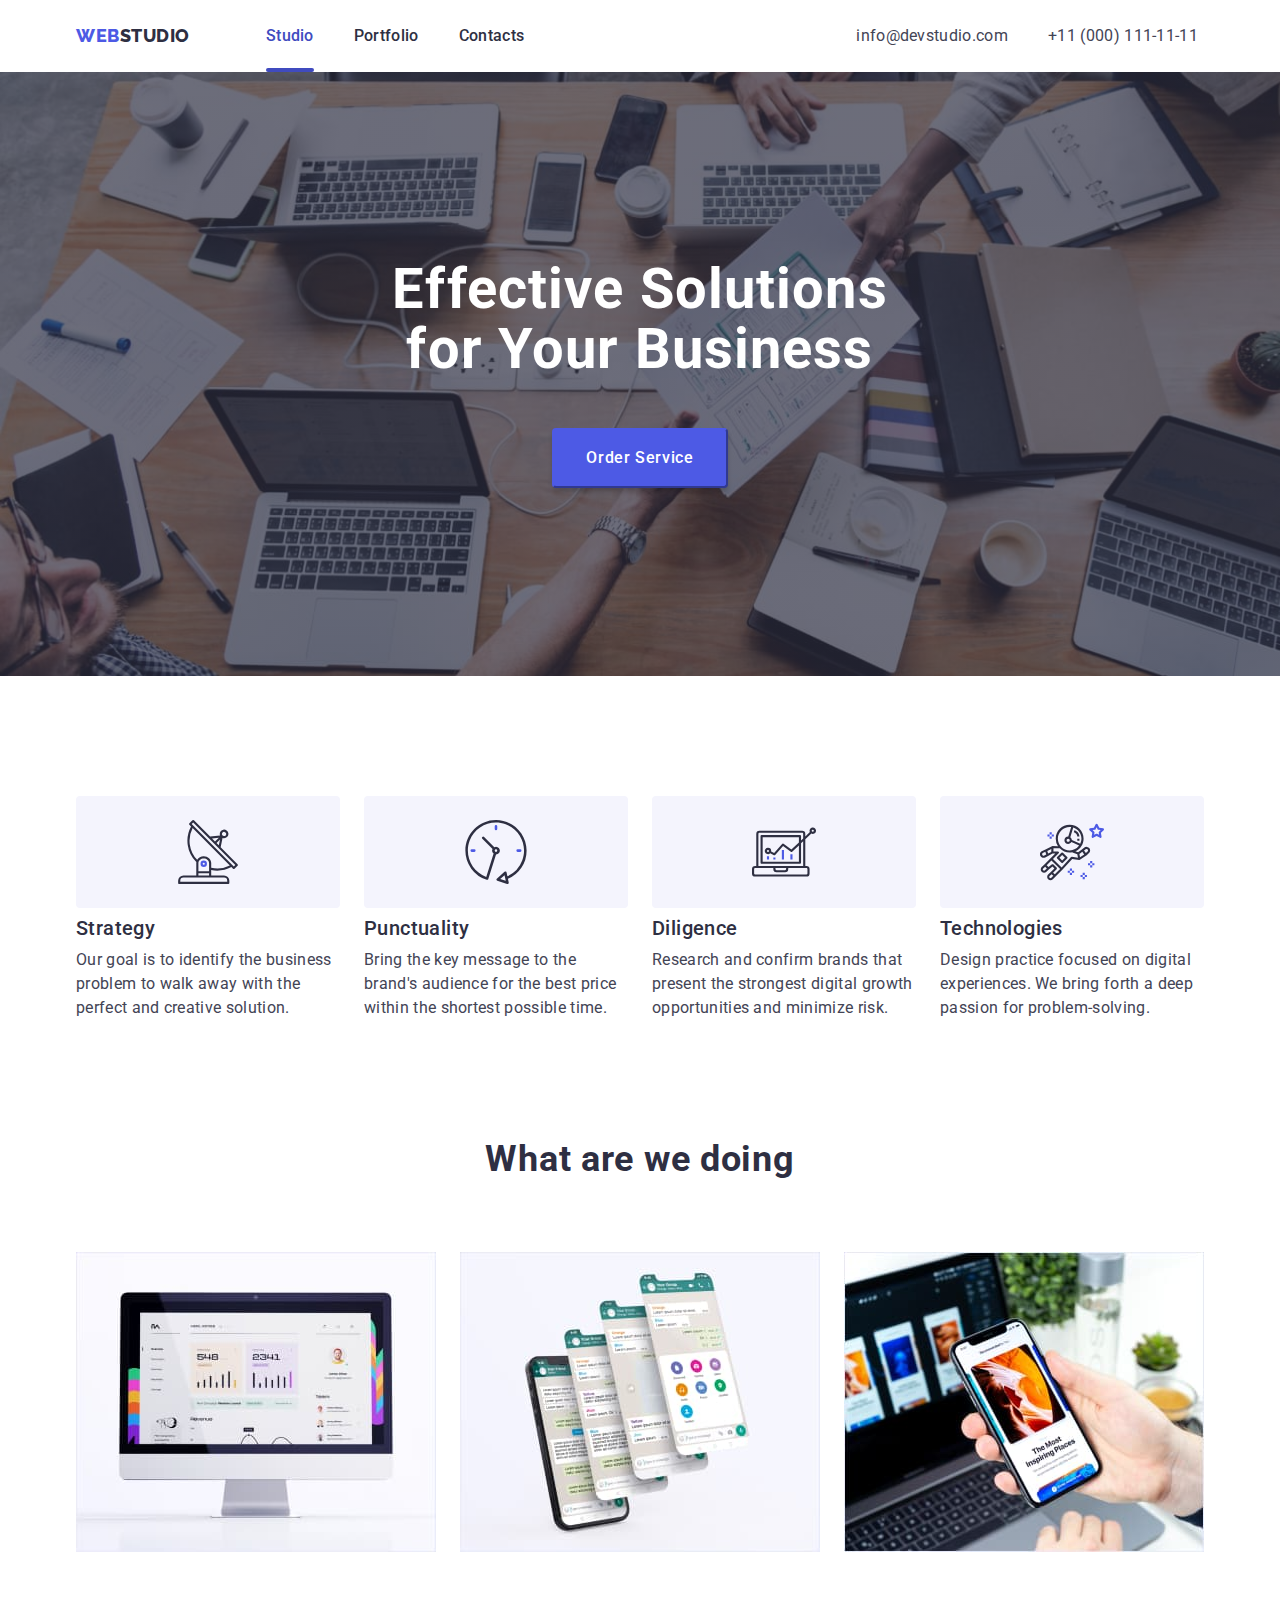
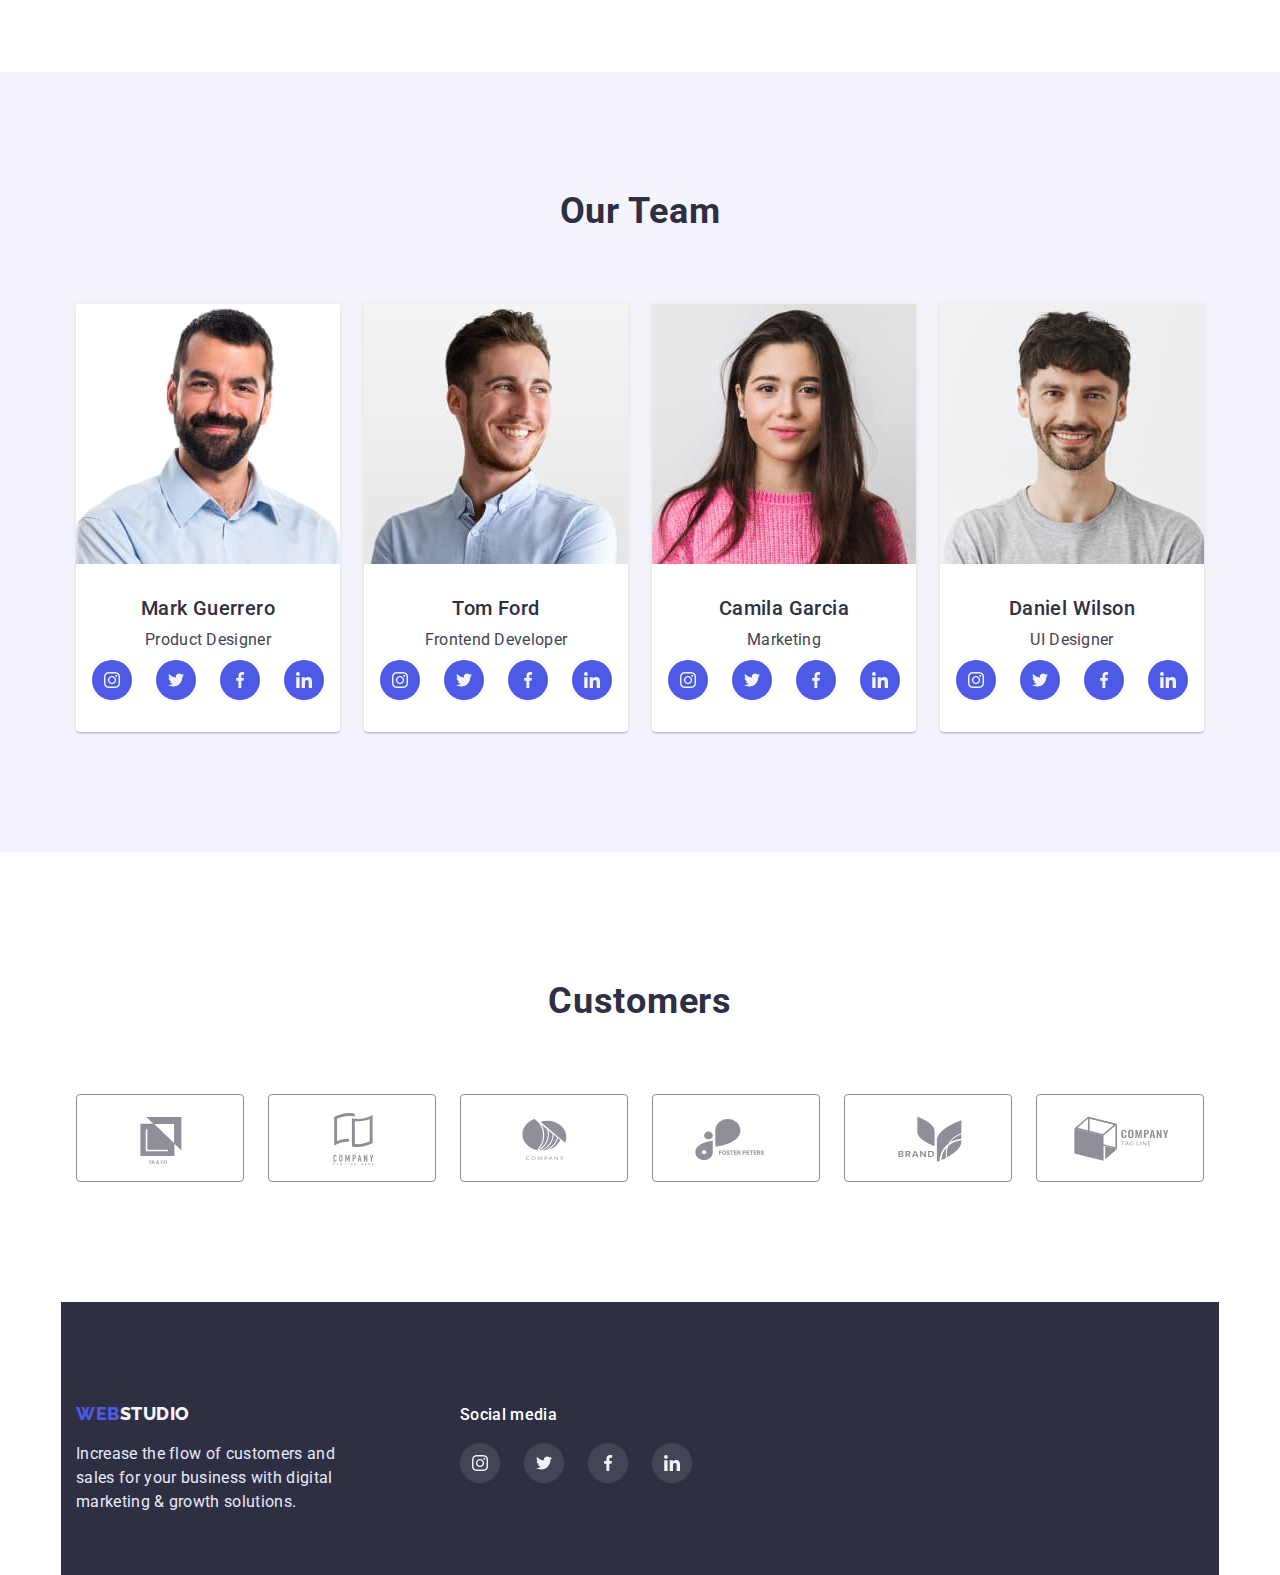
<file: index.html>
<!DOCTYPE html>
<html lang="en">
  <head>
    <meta charset="UTF-8" />
    <meta http-equiv="X-UA-Compatible" content="IE=edge" />
    <meta name="viewport" content="width=device-width, initial-scale=1.0" />
    <title>Webstudio</title>
    <link rel="preconnect" href="https://fonts.googleapis.com" />
    <link rel="preconnect" href="https://fonts.gstatic.com" crossorigin />
    <link
      href="https://fonts.googleapis.com/css2?family=Raleway:wght@800&family=Roboto:wght@400;500;700&display=swap"
      rel="stylesheet"
    />
    <link
      rel="stylesheet"
      href="https://cdn.jsdelivr.net/npm/modern-normalize@1.1.0/modern-normalize.min.css"
    />
    <link rel="stylesheet" href="./css/styles.css" />
  </head>
  <body>
    <!------------------ HEADER ------------------- ---->
    <header>
      <div class="conteiner header-conteiner">
        <nav class="page-navigation">
          <a class="logo link" href="./index.html"
            ><span class="logo-web">WEB</span>STUDIO</a
          >
          <ul class="menu list">
            <li class="menu-item">
              <a class="menu-item-link current link" href="./index.html"
                >Studio</a
              >
            </li>
            <li class="menu-item">
              <a class="menu-item-link link" href="./portfolio.html"
                >Portfolio</a
              >
            </li>
            <li class="menu-item">
              <a class="menu-item-link link" href="/">Contacts</a>
            </li>
          </ul>
        </nav>
        <address class="contacts">
          <ul class="contacts-list list">
            <li class="contacts-mail">
              <a
                class="contacts-list-item link"
                href="mailto:info@devstudio.com"
                >info@devstudio.com</a
              >
            </li>
            <li class="contacts-tel">
              <a class="contacts-list-item link" href="tel:+110001111111"
                >+11 (000) 111-11-11</a
              >
            </li>
          </ul>
        </address>
      </div>
    </header>
    <main>
      <!---------------- HERO -------------------------->
      <section class="hero">
        <div class="conteiner hero-conteiner">
          <h1 class="hero-title">
            Effective Solutions <br />
            for Your Business
          </h1>
          <button class="order-service-btn" type="button" data-modal-open>
            Order Service
          </button>
        </div>
      </section>

      <!---------------- ABOUT ------------------------->
      <section class="section-about">
        <div class="conteiner">
          <h2 hidden class="about-title">About</h2>
          <ul class="features-list list">
            <li class="features-item">
              <div class="features-item-block">
                <svg width="64" height="64">
                  <use href="./images/icons.svg/symbol-defs.svg#antenna"></use>
                </svg>
              </div>
              <h3 class="features-title">Strategy</h3>
              <p class="features-text">
                Our goal is to identify the business problem to walk away with
                the perfect and creative solution.
              </p>
            </li>
            <li class="features-item">
              <div class="features-item-block">
                <svg width="64" height="64">
                  <use href="./images/icons.svg/symbol-defs.svg#clock"></use>
                </svg>
              </div>
              <h3 class="features-title">Punctuality</h3>
              <p class="features-text">
                Bring the key message to the brand's audience for the best price
                within the shortest possible time.
              </p>
            </li>
            <li class="features-item">
              <div class="features-item-block">
                <svg width="64" height="64">
                  <use href="./images/icons.svg/symbol-defs.svg#diagram"></use>
                </svg>
              </div>
              <h3 class="features-title">Diligence</h3>
              <p class="features-text">
                Research and confirm brands that present the strongest digital
                growth opportunities and minimize risk.
              </p>
            </li>
            <li class="features-item">
              <div class="features-item-block">
                <svg width="64" height="64">
                  <use
                    href="./images/icons.svg/symbol-defs.svg#astronaut"
                  ></use>
                </svg>
              </div>
              <h3 class="features-title">Technologies</h3>
              <p class="features-text">
                Design practice focused on digital experiences. We bring forth a
                deep passion for problem-solving.
              </p>
            </li>
          </ul>
        </div>
      </section>

      <!-------------WHAT ARE WE DOING  ------------------>
      <section class="section">
        <div class="conteiner">
          <h2 class="doing-title">What are we doing</h2>
          <ul class="doing-list list">
            <li class="doing-item">
              <img
                class="doing-img"
                src="./images/desktop.jpg"
                alt="Desktop"
                width="360"
                height="300"
              />
            </li>
            <li class="doing-item">
              <img
                class="doing-img"
                src="./images/apps.jpg"
                alt="Apps"
                width="360"
                height="300"
              />
            </li>
            <li class="doing-item">
              <img
                class="doing-img"
                src="./images/mobile.jpg"
                alt="Mobile"
                width="360"
                height="300"
              />
            </li>
          </ul>
        </div>
      </section>

      <!------------------ OUR TEAM ---------------------->
      <section class="section section-team">
        <div class="conteiner">
          <h2 class="team-title">Our Team</h2>
          <ul class="team-list list">
            <li class="team-card">
              <img
                class="team-photo"
                src="./images/mark.jpg"
                alt="Mark Guerrero"
                width="264"
                height="260"
              />
              <div class="team-text">
                <h3 class="team-name">Mark Guerrero</h3>
                <p class="team-position">Product Designer</p>
                <ul class="social-list list">
                  <li class="social-list-item">
                    <a href="" class="social-list-link link">
                      <svg class="social-list-icon" width="16" height="16">
                        <use
                          href="./images/icons.svg/symbol-defs.svg#instagram"
                        ></use>
                      </svg>
                    </a>
                  </li>
                  <li class="social-list-item">
                    <a href="" class="social-list-link link">
                      <svg class="social-list-icon" width="16" height="16">
                        <use
                          href="./images/icons.svg/symbol-defs.svg#twitter"
                        ></use>
                      </svg>
                    </a>
                  </li>
                  <li class="social-list-item">
                    <a href="" class="social-list-link link">
                      <svg class="social-list-icon" width="16" height="16">
                        <use
                          href="./images/icons.svg/symbol-defs.svg#facebook"
                        ></use>
                      </svg>
                    </a>
                  </li>
                  <li class="social-list-item">
                    <a href="" class="social-list-link link">
                      <svg class="social-list-icon" width="16" height="16">
                        <use
                          href="./images/icons.svg/symbol-defs.svg#linkedin"
                        ></use>
                      </svg>
                    </a>
                  </li>
                </ul>
              </div>
            </li>

            <li class="team-card">
              <img
                class="team-photo"
                src="./images/tom.jpg"
                alt="Tom Ford"
                width="264"
                height="260"
              />
              <div class="team-text">
                <h3 class="team-name">Tom Ford</h3>
                <p class="team-position">Frontend Developer</p>
                <ul class="social-list list">
                  <li class="social-list-item">
                    <a href="" class="social-list-link link">
                      <svg class="social-list-icon" width="16" height="16">
                        <use
                          href="./images/icons.svg/symbol-defs.svg#instagram"
                        ></use>
                      </svg>
                    </a>
                  </li>
                  <li class="social-list-item">
                    <a href="" class="social-list-link link">
                      <svg class="social-list-icon" width="16" height="16">
                        <use
                          href="./images/icons.svg/symbol-defs.svg#twitter"
                        ></use>
                      </svg>
                    </a>
                  </li>
                  <li class="social-list-item">
                    <a href="" class="social-list-link link">
                      <svg class="social-list-icon" width="16" height="16">
                        <use
                          href="./images/icons.svg/symbol-defs.svg#facebook"
                        ></use>
                      </svg>
                    </a>
                  </li>
                  <li class="social-list-item">
                    <a href="" class="social-list-link link">
                      <svg class="social-list-icon" width="16" height="16">
                        <use
                          href="./images/icons.svg/symbol-defs.svg#linkedin"
                        ></use>
                      </svg>
                    </a>
                  </li>
                </ul>
              </div>
            </li>

            <li class="team-card">
              <img
                class="team-photo"
                src="./images/camila.jpg"
                alt="Camila Garcia"
                width="264"
                height="260"
              />
              <div class="team-text">
                <h3 class="team-name">Camila Garcia</h3>
                <p class="team-position">Marketing</p>
                <ul class="social-list list">
                  <li class="social-list-item">
                    <a href="" class="social-list-link link">
                      <svg class="social-list-icon" width="16" height="16">
                        <use
                          href="./images/icons.svg/symbol-defs.svg#instagram"
                        ></use>
                      </svg>
                    </a>
                  </li>
                  <li class="social-list-item">
                    <a href="" class="social-list-link link">
                      <svg class="social-list-icon" width="16" height="16">
                        <use
                          href="./images/icons.svg/symbol-defs.svg#twitter"
                        ></use>
                      </svg>
                    </a>
                  </li>
                  <li class="social-list-item">
                    <a href="" class="social-list-link link">
                      <svg class="social-list-icon" width="16" height="16">
                        <use
                          href="./images/icons.svg/symbol-defs.svg#facebook"
                        ></use>
                      </svg>
                    </a>
                  </li>
                  <li class="social-list-item">
                    <a href="" class="social-list-link link">
                      <svg class="social-list-icon" width="16" height="16">
                        <use
                          href="./images/icons.svg/symbol-defs.svg#linkedin"
                        ></use>
                      </svg>
                    </a>
                  </li>
                </ul>
              </div>
            </li>

            <li class="team-card">
              <img
                class="team-photo"
                src="./images/daniel.jpg"
                alt="Daniel Wilson"
                width="264"
                height="260"
              />
              <div class="team-text">
                <h3 class="team-name">Daniel Wilson</h3>
                <p class="team-position">UI Designer</p>
                <ul class="social-list list">
                  <li class="social-list-item">
                    <a href="" class="social-list-link link">
                      <svg class="social-list-icon" width="16" height="16">
                        <use
                          href="./images/icons.svg/symbol-defs.svg#instagram"
                        ></use>
                      </svg>
                    </a>
                  </li>
                  <li class="social-list-item">
                    <a href="" class="social-list-link link">
                      <svg class="social-list-icon" width="16" height="16">
                        <use
                          href="./images/icons.svg/symbol-defs.svg#twitter"
                        ></use>
                      </svg>
                    </a>
                  </li>
                  <li class="social-list-item">
                    <a href="" class="social-list-link link">
                      <svg class="social-list-icon" width="16" height="16">
                        <use
                          href="./images/icons.svg/symbol-defs.svg#facebook"
                        ></use>
                      </svg>
                    </a>
                  </li>
                  <li class="social-list-item">
                    <a href="" class="social-list-link link">
                      <svg class="social-list-icon" width="16" height="16">
                        <use
                          href="./images/icons.svg/symbol-defs.svg#linkedin"
                        ></use>
                      </svg>
                    </a>
                  </li>
                </ul>
              </div>
            </li>
          </ul>
        </div>

        <!-- --------CUSTOMERS ----------------------- -->
      </section>
      <section class="section-customers">
        <div class="conteiner">
          <h2 class="customers-title">Customers</h2>
          <ul class="customers-list list">
            <li class="customers-block">
              <a href="" class="customers-link">
                <svg class="customers-icon" width="104" height="56">
                  <use href="./images/icons.svg/symbol-defs.svg#logo-1"></use>
                </svg>
              </a>
            </li>
            <li class="customers-block">
              <a href="" class="customers-link">
                <svg class="customers-icon" width="104" height="56">
                  <use href="./images/icons.svg/symbol-defs.svg#logo-2"></use>
                </svg>
              </a>
            </li>
            <li class="customers-block">
              <a href="" class="customers-link">
                <svg class="customers-icon" width="104" height="56">
                  <use href="./images/icons.svg/symbol-defs.svg#logo-3"></use>
                </svg>
              </a>
            </li>
            <li class="customers-block">
              <a href="" class="customers-link">
                <svg class="customers-icon" width="104" height="56">
                  <use href="./images/icons.svg/symbol-defs.svg#logo-4"></use>
                </svg>
              </a>
            </li>
            <li class="customers-block">
              <a href="" class="customers-link">
                <svg class="customers-icon" width="104" height="56">
                  <use href="./images/icons.svg/symbol-defs.svg#logo-5"></use>
                </svg>
              </a>
            </li>
            <li class="customers-block">
              <a href="" class="customers-link">
                <svg class="customers-icon" width="104" height="56">
                  <use href="./images/icons.svg/symbol-defs.svg#logo-6"></use>
                </svg>
              </a>
            </li>
          </ul>
        </div>
      </section>
    </main>

    <!---------------------- FOOTER ---------------------------->
    <footer class="conteiner conteiner-footer">
      <div class="footer-block-left">
        <div class="logo-footer-item">
          <a class="logo-footer link" href="./index.html"
            ><span class="logo-web">WEB</span>STUDIO</a
          >
        </div>
        <p class="footer-text">
          Increase the flow of customers and sales for your business with
          digital marketing & growth solutions.
        </p>
      </div>
      <div class="footer-block-right">
        <h3 class="footer-social-media">Social media</h3>
        <ul class="social-list-footer">
          <li class="social-list-item-footer">
            <a href="" class="social-list-link-footer link">
              <svg class="social-list-icon" width="16" height="16">
                <use href="./images/icons.svg/symbol-defs.svg#instagram"></use>
              </svg>
            </a>
          </li>
          <li class="social-list-item-footer">
            <a href="" class="social-list-link-footer link">
              <svg class="social-list-icon" width="16" height="16">
                <use href="./images/icons.svg/symbol-defs.svg#twitter"></use>
              </svg>
            </a>
          </li>
          <li class="social-list-item-footer">
            <a href="" class="social-list-link-footer link">
              <svg class="social-list-icon" width="16" height="16">
                <use href="./images/icons.svg/symbol-defs.svg#facebook"></use>
              </svg>
            </a>
          </li>
          <li class="social-list-item-footer">
            <a href="" class="social-list-link-footer link">
              <svg class="social-list-icon" width="16" height="16">
                <use href="./images/icons.svg/symbol-defs.svg#linkedin"></use>
              </svg>
            </a>
          </li>
        </ul>
      </div>
    </footer>
    <div class="backdrop is-hidden" data-modal>
      <div class="modal">
        <button type="button" class="modal-close-btn" data-modal-close>
          <svg class="modal-close-btn-icon" width="8" height="8">
            <use href="./images/icons.svg/symbol-defs.svg#close-icon"></use>
          </svg>
        </button>
      </div>
    </div>
    <script src="modal.js"></script>
  </body>
</html>
</file>
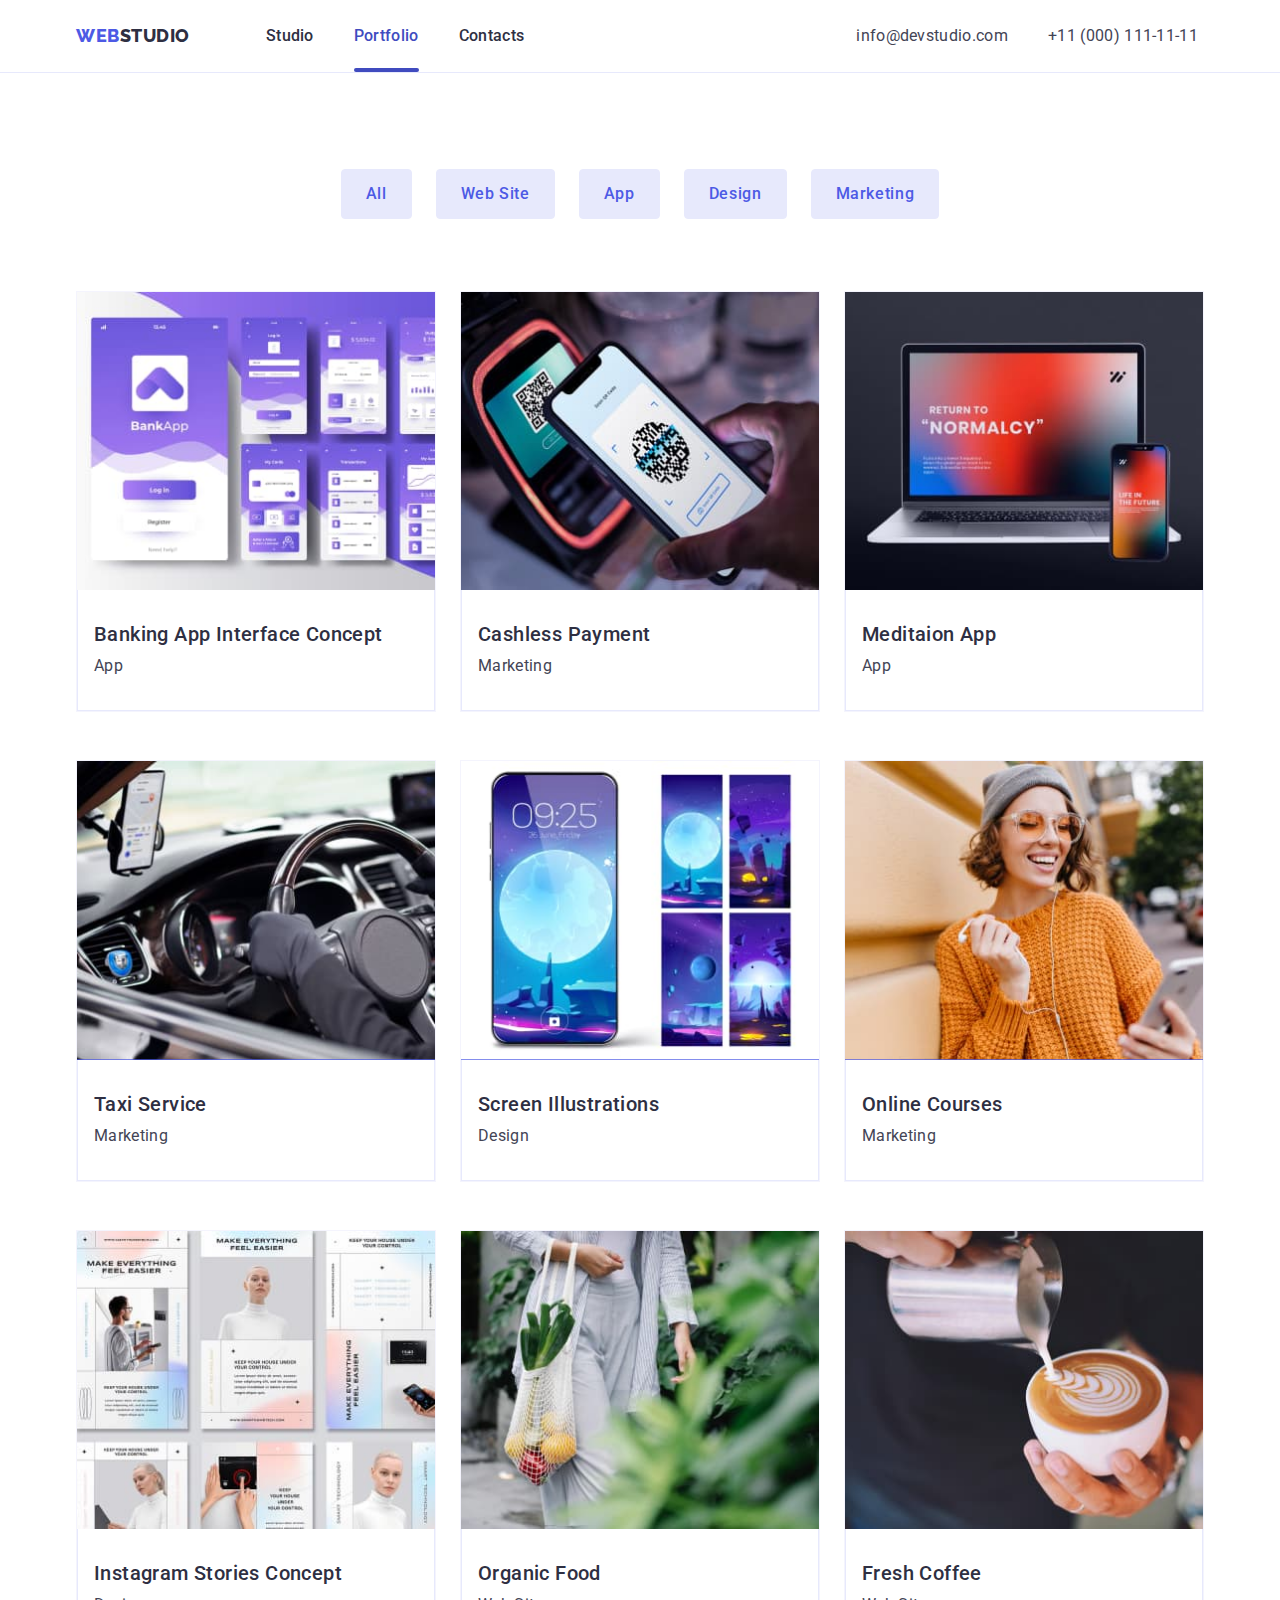
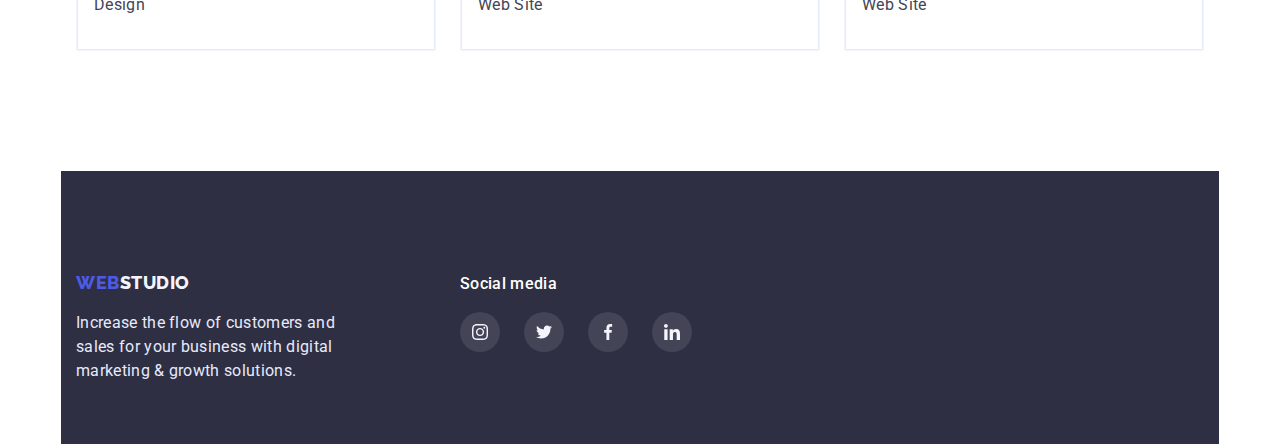
<file: portfolio.html>
<!DOCTYPE html>
<html lang="en">
  <head>
    <meta charset="UTF-8" />
    <meta http-equiv="X-UA-Compatible" content="IE=edge" />
    <meta name="viewport" content="width=device-width, initial-scale=1.0" />
    <title>Portfolio</title>
    <link rel="preconnect" href="https://fonts.googleapis.com" />
    <link rel="preconnect" href="https://fonts.gstatic.com" crossorigin />
    <link
      href="https://fonts.googleapis.com/css2?family=Raleway:wght@800&family=Roboto:wght@400;500;700&display=swap"
      rel="stylesheet"
    />
    <link
      rel="stylesheet"
      href="https://cdn.jsdelivr.net/npm/modern-normalize@1.1.0/modern-normalize.min.css"
    />
    <link rel="stylesheet" href="./css/styles.css" />
  </head>
  <body>
    <!--------------------- HEADER ---------------------------------->
    <header class="page-header">
      <div class="conteiner header-conteiner">
        <nav class="page-navigation">
          <a class="logo link" href="./index.html"
            ><span class="logo-web">WEB</span>STUDIO</a
          >
          <ul class="menu list">
            <li class="menu-item">
              <a class="menu-item-link link" href="./index.html">Studio</a>
            </li>
            <li class="menu-item">
              <a class="menu-item-link current link" href="./portfolio.html"
                >Portfolio</a
              >
            </li>
            <li class="menu-item">
              <a class="menu-item-link link" href="/">Contacts</a>
            </li>
          </ul>
        </nav>
        <address class="contacts">
          <ul class="contacts-list list">
            <li class="contacts-mail">
              <a
                class="contacts-list-item link"
                href="mailto:info@devstudio.com"
                >info@devstudio.com</a
              >
            </li>
            <li class="contacts-tel">
              <a class="contacts-list-item link" href="tel:+110001111111"
                >+11 (000) 111-11-11</a
              >
            </li>
          </ul>
        </address>
      </div>
    </header>
    <!--------------------- HEADER ---------------------------------->
    <main>
      <!------------------ FILTER ---------------------------------->
      <section class="section-portfolio">
        <div class="conteiner">
          <ul class="filter list">
            <li class="filter-item">
              <button class="filter-btn" type="button">All</button>
            </li>
            <li class="filter-item">
              <button class="filter-btn" type="button">Web Site</button>
            </li>
            <li class="filter-item">
              <button class="filter-btn" type="button">App</button>
            </li>
            <li class="filter-item">
              <button class="filter-btn" type="button">Design</button>
            </li>
            <li class="filter-item">
              <button class="filter-btn" type="button">Marketing</button>
            </li>
          </ul>
          <!------------------ FILTER ---------------------------------->

          <!-------------- PROJECT CARDS ------------------------------->
          <h1 hidden>Project Cards</h1>
          <ul class="portfolio-list list">
            <li class="portfolio-item">
              <a href="" class="portfolio-link link">
                <div class="portfolio-item-img-wrapper">
                  <img
                    class="portfolio-item-img"
                    src="./images/row1_photo1.jpg"
                    alt="Banking App Interface Concept"
                    width="360"
                    height="300"
                  />
                  <p class="overlay">
                    14 Stylish and User-Friendly App Design Concepts · Task
                    Manager App · Calorie Tracker App · Exotic Fruit Ecommerce
                    App · Cloud Storage App
                  </p>
                </div>
                <div class="portfolio-text">
                  <h2 class="portfolio-title">Banking App Interface Concept</h2>
                  <p class="portfolio-item-text">App</p>
                </div>
              </a>
            </li>

            <li class="portfolio-item">
              <a href="" class="portfolio-link link">
                <div class="portfolio-item-img-wrapper">
                  <img
                    class="portfolio-item-img"
                    src="./images/row1_photo2.jpg"
                    alt="Cashless Payment"
                    width="360"
                    height="300"
                  />
                  <p class="overlay">
                    14 Stylish and User-Friendly App Design Concepts · Task
                    Manager App · Calorie Tracker App · Exotic Fruit Ecommerce
                    App · Cloud Storage App
                  </p>
                </div>
                <div class="portfolio-text">
                  <h2 class="portfolio-title">Cashless Payment</h2>
                  <p class="portfolio-item-text">Marketing</p>
                </div>
              </a>
            </li>

            <li class="portfolio-item">
              <a href="" class="portfolio-link link">
                <div class="portfolio-item-img-wrapper">
                  <img
                    class="portfolio-item-img"
                    src="./images/row1_photo3.jpg"
                    alt="Meditaion App"
                    width="360"
                    height="300"
                  />
                  <p class="overlay">
                    14 Stylish and User-Friendly App Design Concepts · Task
                    Manager App · Calorie Tracker App · Exotic Fruit Ecommerce
                    App · Cloud Storage App
                  </p>
                </div>
                <div class="portfolio-text">
                  <h2 class="portfolio-title">Meditaion App</h2>
                  <p class="portfolio-item-text">App</p>
                </div>
              </a>
            </li>

            <li class="portfolio-item">
              <a href="" class="portfolio-link link">
                <div class="portfolio-item-img-wrapper">
                  <img
                    class="portfolio-item-img"
                    src="./images/row2_photo1.jpg"
                    alt="Taxi Service"
                    width="360"
                    height="300"
                  />
                  <p class="overlay">
                    14 Stylish and User-Friendly App Design Concepts · Task
                    Manager App · Calorie Tracker App · Exotic Fruit Ecommerce
                    App · Cloud Storage App
                  </p>
                </div>
                <div class="portfolio-text">
                  <h2 class="portfolio-title">Taxi Service</h2>
                  <p class="portfolio-item-text">Marketing</p>
                </div>
              </a>
            </li>

            <li class="portfolio-item">
              <a href="" class="portfolio-link link">
                <div class="portfolio-item-img-wrapper">
                  <img
                    class="portfolio-item-img"
                    src="./images/row2_photo2.jpg"
                    alt="Screen Illustrations"
                    width="360"
                    height="300"
                  />
                  <p class="overlay">
                    14 Stylish and User-Friendly App Design Concepts · Task
                    Manager App · Calorie Tracker App · Exotic Fruit Ecommerce
                    App · Cloud Storage App
                  </p>
                </div>
                <div class="portfolio-text">
                  <h2 class="portfolio-title">Screen Illustrations</h2>
                  <p class="portfolio-item-text">Design</p>
                </div>
              </a>
            </li>

            <li class="portfolio-item">
              <a href="" class="portfolio-link link">
                <div class="portfolio-item-img-wrapper">
                  <img
                    class="portfolio-item-img"
                    src="./images/row2_photo3.jpg"
                    alt="Online Courses"
                    width="360"
                    height="300"
                  />
                  <p class="overlay">
                    14 Stylish and User-Friendly App Design Concepts · Task
                    Manager App · Calorie Tracker App · Exotic Fruit Ecommerce
                    App · Cloud Storage App
                  </p>
                </div>
                <div class="portfolio-text">
                  <h2 class="portfolio-title">Online Courses</h2>
                  <p class="portfolio-item-text">Marketing</p>
                </div>
              </a>
            </li>

            <li class="portfolio-item">
              <a href="" class="portfolio-link link">
                <div class="portfolio-item-img-wrapper">
                  <img
                    class="portfolio-item-img"
                    src="./images/row3_photo1.jpg"
                    alt="Instagram Stories Concept"
                    width="360"
                    height="300"
                  />
                  <p class="overlay">
                    14 Stylish and User-Friendly App Design Concepts · Task
                    Manager App · Calorie Tracker App · Exotic Fruit Ecommerce
                    App · Cloud Storage App
                  </p>
                </div>
                <div class="portfolio-text">
                  <h2 class="portfolio-title">Instagram Stories Concept</h2>
                  <p class="portfolio-item-text">Design</p>
                </div>
              </a>
            </li>

            <li class="portfolio-item">
              <a href="" class="portfolio-link link">
                <div class="portfolio-item-img-wrapper">
                  <img
                    class="portfolio-item-img"
                    src="./images/row3_photo2.jpg"
                    alt="Organic Food"
                    width="360"
                    height="300"
                  />
                  <p class="overlay">
                    14 Stylish and User-Friendly App Design Concepts · Task
                    Manager App · Calorie Tracker App · Exotic Fruit Ecommerce
                    App · Cloud Storage App
                  </p>
                </div>
                <div class="portfolio-text">
                  <h2 class="portfolio-title">Organic Food</h2>
                  <p class="portfolio-item-text">Web Site</p>
                </div>
              </a>
            </li>

            <li class="portfolio-item">
              <a href="" class="portfolio-link link">
                <div class="portfolio-item-img-wrapper">
                  <img
                    class="portfolio-item-img"
                    src="./images/row3_photo3.jpg"
                    alt="Fresh Coffee"
                    width="360"
                    height="300"
                  />
                  <p class="overlay">
                    14 Stylish and User-Friendly App Design Concepts · Task
                    Manager App · Calorie Tracker App · Exotic Fruit Ecommerce
                    App · Cloud Storage App
                  </p>
                </div>
                <div class="portfolio-text">
                  <h2 class="portfolio-title">Fresh Coffee</h2>
                  <p class="portfolio-item-text">Web Site</p>
                </div>
              </a>
            </li>
          </ul>
        </div>
      </section>
      <!-------------- PROJECT CARDS ------------------------------->
    </main>
    <footer class="conteiner conteiner-footer">
      <div class="footer-block-left">
        <div class="logo-footer-item">
          <a class="logo-footer link" href="./index.html"
            ><span class="logo-web">WEB</span>STUDIO</a
          >
        </div>
        <p class="footer-text">
          Increase the flow of customers and sales for your business with
          digital marketing & growth solutions.
        </p>
      </div>
      <div class="footer-block-right">
        <h3 class="footer-social-media">Social media</h3>
        <ul class="social-list-footer">
          <li class="social-list-item-footer">
            <a href="" class="social-list-link-footer link">
              <svg class="social-list-icon" width="16" height="16">
                <use href="./images/icons.svg/symbol-defs.svg#instagram"></use>
              </svg>
            </a>
          </li>
          <li class="social-list-item-footer">
            <a href="" class="social-list-link-footer link">
              <svg class="social-list-icon" width="16" height="16">
                <use href="./images/icons.svg/symbol-defs.svg#twitter"></use>
              </svg>
            </a>
          </li>
          <li class="social-list-item-footer">
            <a href="" class="social-list-link-footer link">
              <svg class="social-list-icon" width="16" height="16">
                <use href="./images/icons.svg/symbol-defs.svg#facebook"></use>
              </svg>
            </a>
          </li>
          <li class="social-list-item-footer">
            <a href="" class="social-list-link-footer link">
              <svg class="social-list-icon" width="16" height="16">
                <use href="./images/icons.svg/symbol-defs.svg#linkedin"></use>
              </svg>
            </a>
          </li>
        </ul>
      </div>
    </footer>
  </body>
</html>
</file>
<file: css/styles.css>
:root {
  --primary-bgd-color: #ffffff;
  --primary-font-color: #2e2f42;
  --secondary-font-color: #434455;
  --accent-color: #4d5ae5;
  --dark-logo-color: #f4f4fd;
  --filter-btn-color: #e7e9fc;
  --accent-filter-color: #404bbf;
}

body {
  font-family: Roboto, sans-serif;
  color: var(--primary-font-color);
  background-color: var(--primary-bgd-color);
}

h1,
h2,
h3,
h4,
h5,
h6,
p {
  margin-top: 0px;
  margin-bottom: 0px;
}

ul,
ol {
  margin-top: 0px;
  margin-bottom: 0px;
  padding-left: 0px;
}

img {
  display: block;
  max-width: 100%;
  height: auto;
}

.list {
  list-style: none;
}

.link {
  text-decoration: none;
}

/* осн цвет текста #2E2F42 */
/* вторичн цвет текста #434455 */
/* цвет-акцент #4D5AE5 */
/* осн цвет фона #FFFFFF*/
.conteiner {
  width: 1158px;
  margin-left: auto;
  margin-right: auto;
  padding-left: 15px;
  padding-right: 15px;
}

.header-conteiner {
  display: flex;
  align-items: center;
}

.page-navigation {
  display: flex;
  align-items: center;
}
.menu,
.contacts-list,
.features-list,
.doing-list,
.team-list,
.customers-list {
  display: flex;
  justify-content: center;
}

.page-header {
  border-bottom: 1px solid var(--filter-btn-color);
}

.logo {
  font-family: Raleway, sans-serif;
  font-size: 18px;
  font-weight: 800;
  line-height: 1.33;
  letter-spacing: 0.03em;
  margin-right: 76px;
  color: var(--primary-font-color);
}

.logo-web {
  color: var(--accent-color);
}

.menu-item-link {
  position: relative;
  display: block;
  padding-top: 24px;
  padding-bottom: 24px;
  font-size: 16px;
  font-weight: 500;
  line-height: 1.5;
  letter-spacing: 0.02em;
  color: var(--primary-font-color);
  transition: color 250ms cubic-bezier(0.4, 0, 0.2, 1);
}

.menu-item:not(:last-child) {
  margin-right: 40px;
}

.menu-item-link:hover,
.menu-item-link:focus {
  color: var(--accent-color);
}

.menu-item-link.current {
  font-size: 16px;
  font-weight: 500;
  line-height: 1.5;
  letter-spacing: 0.02em;
  color: var(--accent-filter-color);
}

.current::after {
  content: "";
  position: absolute;
  left: 0;
  bottom: 0;
  width: 100%;
  height: 4px;
  border-radius: 2px;
  background-color: var(--accent-filter-color);
}

.contacts-list-item {
  font-size: 16px;
  line-height: 1.5;
  letter-spacing: 0.02em;
  font-style: normal;
  color: var(--secondary-font-color);
  transition: color 250ms cubic-bezier(0.4, 0, 0.2, 1);
}

.contacts {
  margin-left: 332px;
}

.contacts-mail {
  margin-right: 40px;
}

.contacts-list-item:hover,
.contacts-list-item:focus {
  color: var(--accent-color);
}

.hero {
  background-image: linear-gradient(
      rgba(46, 47, 66, 0.7),
      rgba(46, 47, 66, 0.7)
    ),
    url(../images/hero-image.jpg);
  background-repeat: no-repeat;
  background-size: cover;
  background-color: var(--primary-font-color);
  max-width: 1440px;
  margin-left: auto;
  margin-right: auto;
  padding-top: 188px;
  padding-bottom: 188px;
}

.hero-conteiner {
  display: flex;
  flex-direction: column;
}

.hero-title {
  font-size: 56px;
  line-height: 1.07;
  letter-spacing: 0.02em;
  text-align: center;
  margin-left: auto;
  margin-right: auto;
  margin-bottom: 48px;
  color: var(--primary-bgd-color);
}

.order-service-btn {
  font-family: Roboto, sans-serif;
  font-size: 16px;
  font-weight: 500;
  line-height: 1.5;
  letter-spacing: 0.04em;
  margin-left: auto;
  margin-right: auto;
  padding-top: 16px;
  padding-bottom: 16px;
  padding-left: 32px;
  padding-right: 32px;
  border-radius: 4px;
  box-shadow: 0px 4px 4px 0px #00000026;
  border-color: var(--accent-color);
  color: var(--primary-bgd-color);
  background-color: var(--accent-color);
  transition: background-color 250ms cubic-bezier(0.4, 0, 0.2, 1);
  cursor: pointer;
}

.order-service-btn:hover,
.order-service-btn:focus {
  background-color: var(--accent-filter-color);
}

.section-about {
  padding-top: 120px;
}

.features-list {
  margin-left: -24px;
}

.features-item-block {
  display: flex;
  justify-content: center;
  align-items: center;
  width: 264px;
  height: 112px;
  background-color: var(--dark-logo-color);
  border-radius: 4px;
  margin-bottom: 8px;
}

.features-title {
  font-size: 20px;
  font-weight: 500;
  line-height: 1.2;
  letter-spacing: 0.02em;
  color: var(--primary-font-color);
  margin-bottom: 8px;
}

.features-text {
  font-size: 16px;
  line-height: 1.5;
  letter-spacing: 0.02em;
  color: var(--secondary-font-color);
}

.features-item {
  flex-basis: calc(100% / 4 - 24px);
  margin-left: 24px;
}

.section {
  padding-top: 120px;
  padding-bottom: 120px;
}

.doing-title {
  font-size: 36px;
  line-height: 1.11;
  letter-spacing: 0.02em;
  text-align: center;
  margin-bottom: 72px;
  color: var(--primary-font-color);
}

.doing-item:not(:last-child) {
  margin-right: 24px;
}

.section-team {
  background-color: var(--dark-logo-color);
}

.team-title,
.customers-title {
  font-size: 36px;
  line-height: 1.11;
  letter-spacing: 0.02em;
  text-align: center;
  margin-bottom: 72px;
  color: var(--primary-font-color);
}

.team-list {
  margin-left: -24px;
}

.team-card {
  flex-basis: calc(100% / 4 - 24px);
  margin-left: 24px;
  box-shadow: 0px 1px 6px rgba(46, 47, 66, 0.08),
    0px 1px 1px rgba(46, 47, 66, 0.16), 0px 2px 1px rgba(46, 47, 66, 0.08);
  border-radius: 0px 0px 4px 4px;
  background-color: var(--primary-bgd-color);
}

.team-text {
  padding-top: 32px;
  padding-bottom: 32px;
}
.team-name {
  font-size: 20px;
  font-weight: 500;
  line-height: 1.2;
  letter-spacing: 0.02em;
  text-align: center;
  margin-bottom: 8px;
  color: var(--primary-font-color);
}

.team-position {
  font-size: 16px;
  line-height: 1.5;
  letter-spacing: 0.02em;
  text-align: center;
  margin-bottom: 8px;
  color: var(--secondary-font-color);
}

.social-list {
  display: flex;
  justify-content: center;
  gap: 24px;
}

.social-list-link {
  display: flex;
  justify-content: center;
  align-items: center;
  width: 40px;
  height: 40px;
  border-radius: 50%;
  background-color: var(--accent-color);
  transition: background-color 250ms cubic-bezier(0.4, 0, 0.2, 1);
}

.social-list-icon {
  fill: #f4f4fd;
}

.social-list-link:hover,
.social-list-link:focus {
  background-color: var(--accent-filter-color);
}

/* -------------CUSTOMERS----------------- */

.section-customers {
  padding-top: 130px;
  padding-bottom: 120px;
}

.customers-list {
  margin-top: -72px;
  margin-left: -24px;
}

.customers-link {
  display: flex;
  justify-content: center;
  align-items: center;
  width: 168px;
  height: 88px;
  border: 1px solid #8e8f99;
  border-radius: 4px;
  margin-top: 72px;
  margin-left: 24px;
  color: #8e8f99;
  transition: border-color 250ms cubic-bezier(0.4, 0, 0.2, 1),
    color 250ms cubic-bezier(0.4, 0, 0.2, 1);
}

.customers-icon {
  fill: currentColor;
}

.customers-link:is(:hover, :focus) {
  border-color: var(--accent-filter-color);
  color: var(--accent-filter-color);
}

.conteiner-footer {
  display: flex;
  align-items: baseline;
  background-color: var(--primary-font-color);
  padding-top: 100px;
  padding-bottom: 100px;
}

.footer-block-left,
.footer-block-right {
  display: block;
  width: 264px;
  height: 72px;
  margin-right: 120px;
}

.logo-footer {
  font-family: Raleway, sans-serif;
  font-size: 18px;
  font-weight: 800;
  line-height: 1.33;
  letter-spacing: 0.03em;
  color: var(--dark-logo-color);
}

.logo-footer-item {
  margin-bottom: 16px;
  margin-right: auto;
}

.footer-text {
  font-size: 16px;
  line-height: 1.5;
  letter-spacing: 0.02em;
  display: block;
  width: 264px;
  color: var(--filter-btn-color);
}

.footer-social-media {
  font-size: 16px;
  font-weight: 500;
  line-height: 1.5;
  letter-spacing: 0.02em;
  text-align: left;
  color: var(--primary-bgd-color);
  margin-bottom: 16px;
}

.social-list-footer {
  display: flex;
  justify-content: flex-start;
  gap: 24px;
}

.social-list-link-footer {
  display: flex;
  width: 40px;
  height: 40px;
  border-radius: 50%;
  justify-content: center;
  align-items: center;
  background-color: rgba(255, 255, 255, 0.1);
  transition: background-color 250ms cubic-bezier(0.4, 0, 0.2, 1);
}

.social-list-link-footer:hover,
.social-list-link-footer:focus {
  background-color: #31d0aa;
}

/* ---------PORTFOLIO --------------- */
.section-portfolio {
  padding-top: 96px;
  padding-bottom: 120px;
}
/* ---------FILTER ------------------*/

.filter {
  display: flex;
  justify-content: center;
  margin-bottom: 72px;
}

.filter-btn {
  font-family: Roboto, sans-serif;
  font-size: 16px;
  font-weight: 500;
  line-height: 1.5;
  letter-spacing: 0.04em;
  text-align: center;
  padding-top: 12px;
  padding-right: 24px;
  padding-bottom: 12px;
  padding-left: 24px;
  border-radius: 4px;
  border: 1px solid var(--filter-btn-color);
  color: var(--accent-color);
  background-color: var(--filter-btn-color);
  cursor: pointer;
  transition: color 250ms cubic-bezier(0.4, 0, 0.2, 1),
    border-color 250ms cubic-bezier(0.4, 0, 0.2, 1),
    background-color 250ms cubic-bezier(0.4, 0, 0.2, 1),
    box-shadow 250ms cubic-bezier(0.4, 0, 0.2, 1);
}

.filter-btn:hover,
.filter-btn:focus {
  color: var(--primary-bgd-color);
  border-color: var(--accent-filter-color);
  background-color: var(--accent-filter-color);
  box-shadow: 0px 3px 1px rgba(0, 0, 0, 0.1), 0px 2px 1px rgba(0, 0, 0, 0.08),
    0px 2px 2px rgba(0, 0, 0, 0.12);
}

.filter-item:not(:last-child) {
  margin-right: 24px;
}

.portfolio-list {
  display: flex;
  flex-wrap: wrap;
  margin-left: -24px;
  margin-top: -48px;
}

.portfolio-item {
  display: block;
  flex-basis: calc(100% / 3 - 24px);
  margin-left: 24px;
  margin-top: 48px;
  /* border: 0.5px solid #f4f4fd; */
  /* box-shadow: 0px 1px 6px rgba(46, 47, 66, 0.08);
  transition: box-shadow 250ms cubic-bezier(0.4, 0, 0.2, 1); */
}

.portfolio-link {
  display: inline-block;
  border: 0.5px solid #f4f4fd;
  /* box-shadow: 0px 1px 6px rgba(46, 47, 66, 0.08); */
  transition: box-shadow 250ms cubic-bezier(0.4, 0, 0.2, 1);
}

.portfolio-link:hover,
.portfolio-link:focus {
  box-shadow: 0px 1px 6px rgba(46, 47, 66, 0.08),
    0px 1px 1px rgba(46, 47, 66, 0.16), 0px 2px 1px rgba(46, 47, 66, 0.08);
}

.portfolio-item-img-wrapper {
  position: relative;
  overflow: hidden;
}

.overlay {
  position: absolute;
  top: 0;
  left: 0;
  width: 100%;
  height: 100%;
  transform: translate(0, 100%);
  transition: transform 250ms cubic-bezier(0.4, 0, 0.2, 1);
  font-size: 16px;
  line-height: 1.5;
  letter-spacing: 0.02em;
  color: var(--dark-logo-color);
  padding-top: 40px;
  padding-right: 32px;
  padding-bottom: 164px;
  padding-left: 32px;
  background-color: var(--accent-color);
}

.portfolio-link:hover .overlay,
.portfolio-link:focus .overlay {
  transform: translate(0, 1%);
}
.portfolio-title {
  font-size: 20px;
  font-weight: 500;
  line-height: 1.2;
  letter-spacing: 0.02em;
  color: var(--primary-font-color);
}

.portfolio-text {
  border: 1px solid var(--filter-btn-color);
  border-top: none;
  padding-top: 32px;
  padding-left: 16px;
  padding-bottom: 32px;
  padding-right: auto;
}

.portfolio-item-text {
  font-size: 16px;
  line-height: 1.5;
  letter-spacing: 0.02em;
  margin-top: 8px;
  color: var(--secondary-font-color);
}

.backdrop {
  position: fixed;
  top: 0;
  left: 0;
  z-index: 50;
  transition: opacity 250ms cubic-bezier(0.4, 0, 0.2, 1),
    visibility 250ms cubic-bezier(0.4, 0, 0.2, 1);
  width: 100%;
  height: 100%;
  background-color: rgba(46, 47, 66, 0.4);
}

.backdrop.is-hidden {
  opacity: 0;
  visibility: hidden;
  pointer-events: none;
}

.modal {
  position: absolute;
  top: 50%;
  left: 50%;
  transform: translate(-50%, -50%);
  width: 408px;
  height: 576px;
  background-color: #fcfcfc;
}

.modal-close-btn {
  position: absolute;
  top: 24px;
  right: 24px;
  transition: background-color 250ms cubic-bezier(0.4, 0, 0.2, 1);
  display: flex;
  justify-content: center;
  align-items: center;
  background-color: var(--filter-btn-color);
  padding: 0;
  border: 1px solid #0000001a;
  width: 24px;
  height: 24px;
  border-radius: 50%;
  cursor: pointer;
}

.modal-close-btn:hover,
.modal-close-btn:focus {
  background-color: var(--accent-filter-color);
}

.modal-close-btn:hover .modal-close-btn-icon,
.modal-close-btn:focus .modal-close-btn-icon {
  fill: #ffffff;
}

.modal-close-btn-icon {
  transition: fill 250ms cubic-bezier(0.4, 0, 0.2, 1);
}
</file>
